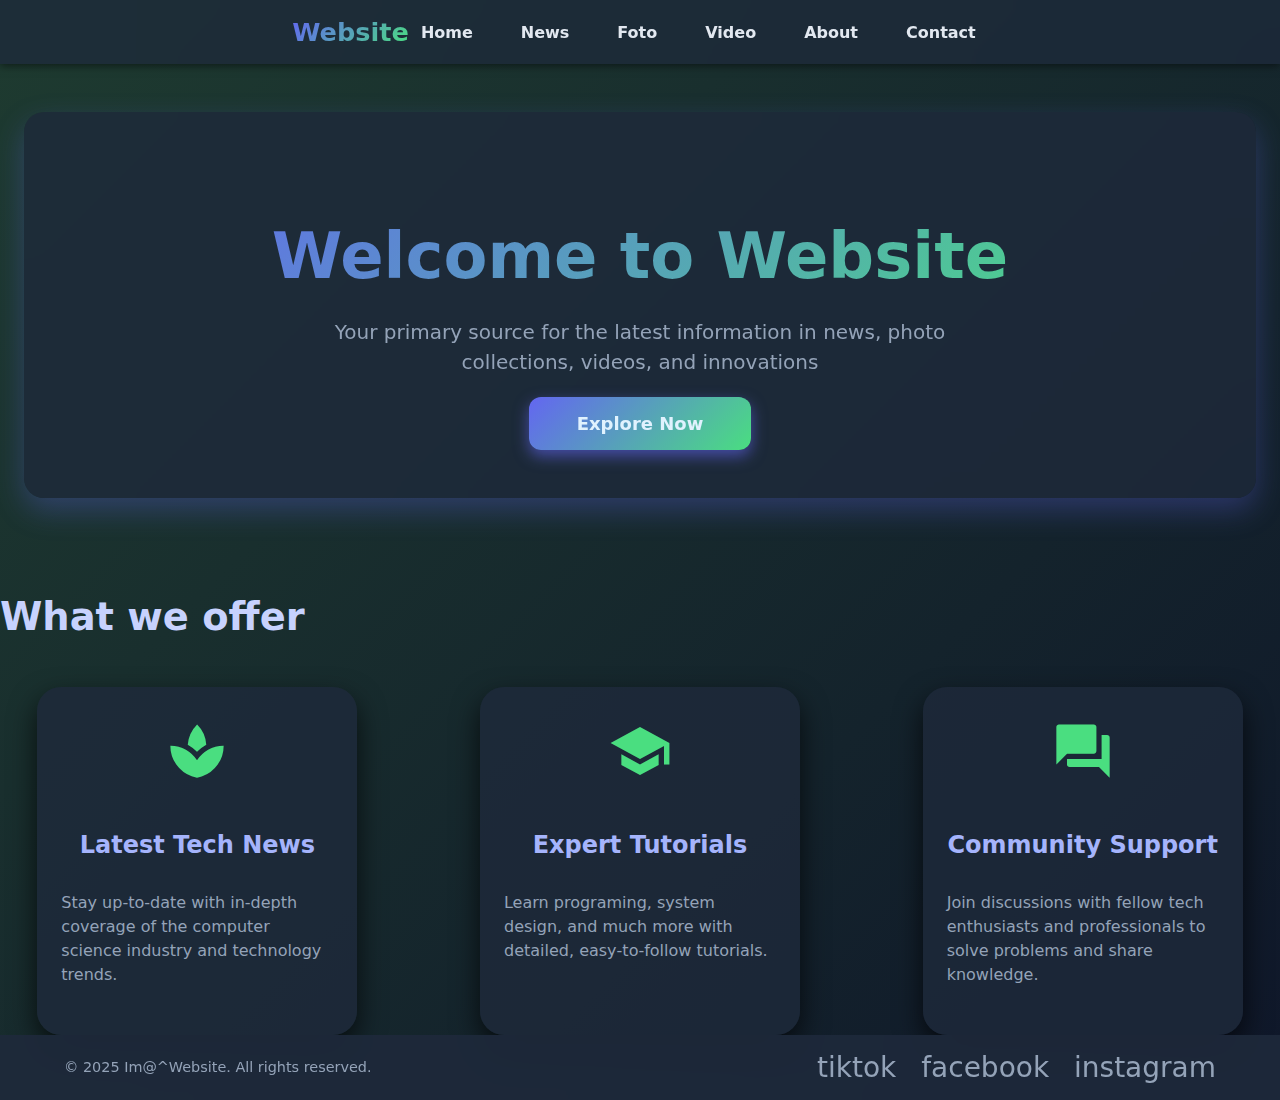
<file: index.html>
<!DOCTYPE html>
<html>
<head>
  <title>tiaraWebsite – Home</title>
  <link href="https://fonts.googleapis.com/icon?family=Material+Icons" rel="stylesheet" />
  <link rel="stylesheet" href="index.css" />
</head>
<body>
  <header role="banner" class="header">
    <div class="container header-container">
      <a href="index.html" class="brand" aria-label="I'm homepage">Website</a>
      <nav role="navigation" aria-label="Primary navigation" class="nav">
        <a href="index.html" class="nav-link" tabindex="0">Home</a>
        <a href="news.html" class="nav-link" tabindex="0">News</a>
        <a href="galerifoto.html" class="nav-link" tabindex="0">Foto</a>
        <a href="galerivideo.html" class="nav-link" tabindex="0">Video</a>
        <a href="profile.html" class="nav-link" tabindex="0">About</a>
        <a href="Contact.html" class="nav-link" tabindex="0">Contact</a>
      </nav>
    </div>
  </header>

  <main class="main-content">
    <section class="hero">
      <div class="container hero-content">
        <h1>Welcome to Website</h1>
        <p>Your primary source for the latest information in news, photo collections, videos, and innovations</p>
        <a href="#" class="btn-primary" role="button">Explore Now</a>
      </div>
    </section>

    <section class="features-container">
      <h2 class="section-title">What we offer</h2>
      <div class="features-grid">
        <article class="feature-card" tabindex="0">
          <span class="material-icons feature-icon" aria-hidden="true">newspaper</span>
          <h3>Latest Tech News</h3>
          <p>Stay up‑to‑date with in‑depth coverage of the computer science industry and technology trends.</p>
        </article>
        <article class="feature-card" tabindex="0">
          <span class="material-icons feature-icon" aria-hidden="true">school</span>
          <h3>Expert Tutorials</h3>
          <p>Learn programing, system design, and much more with detailed, easy‑to‑follow tutorials.</p>
        </article>
        <article class="feature-card" tabindex="0">
          <span class="material-icons feature-icon" aria-hidden="true">forum</span>
          <h3>Community Support</h3>
          <p>Join discussions with fellow tech enthusiasts and professionals to solve problems and share knowledge.</p>
        </article>
      </div>
    </section>
  </main>

  <footer class="footer" role="contentinfo">
    <div class="container footer-content">
      <p>&copy; 2025 Im@^Website. All rights reserved.</p>
      <nav aria-label="social media">
        <a href="https://www.tiktok.com/@zhrakrntii_?_t=ZS-8xKoMHKt6Km&_r=1" class="social-link" aria-label="Visit Ime Tiktok">
          <span class="material-icons-outlined">tiktok</span>
        </a>
        <a href="#" class="social-link" aria-label="Visit Ime Facebook">
          <span class="material-icons-outlined">facebook</span>
        </a>
        <a href="https://www.instagram.com/zhrakrntii?igsh=MWY1Y3R1NXNiMjM5aQ==" class="social-link" aria-label="Visit Ime Instagram">
          <span class="material-icons-outlined">instagram</span>
        </a>
      </nav>
    </div>
  </footer>
</body>
</html>
</file>
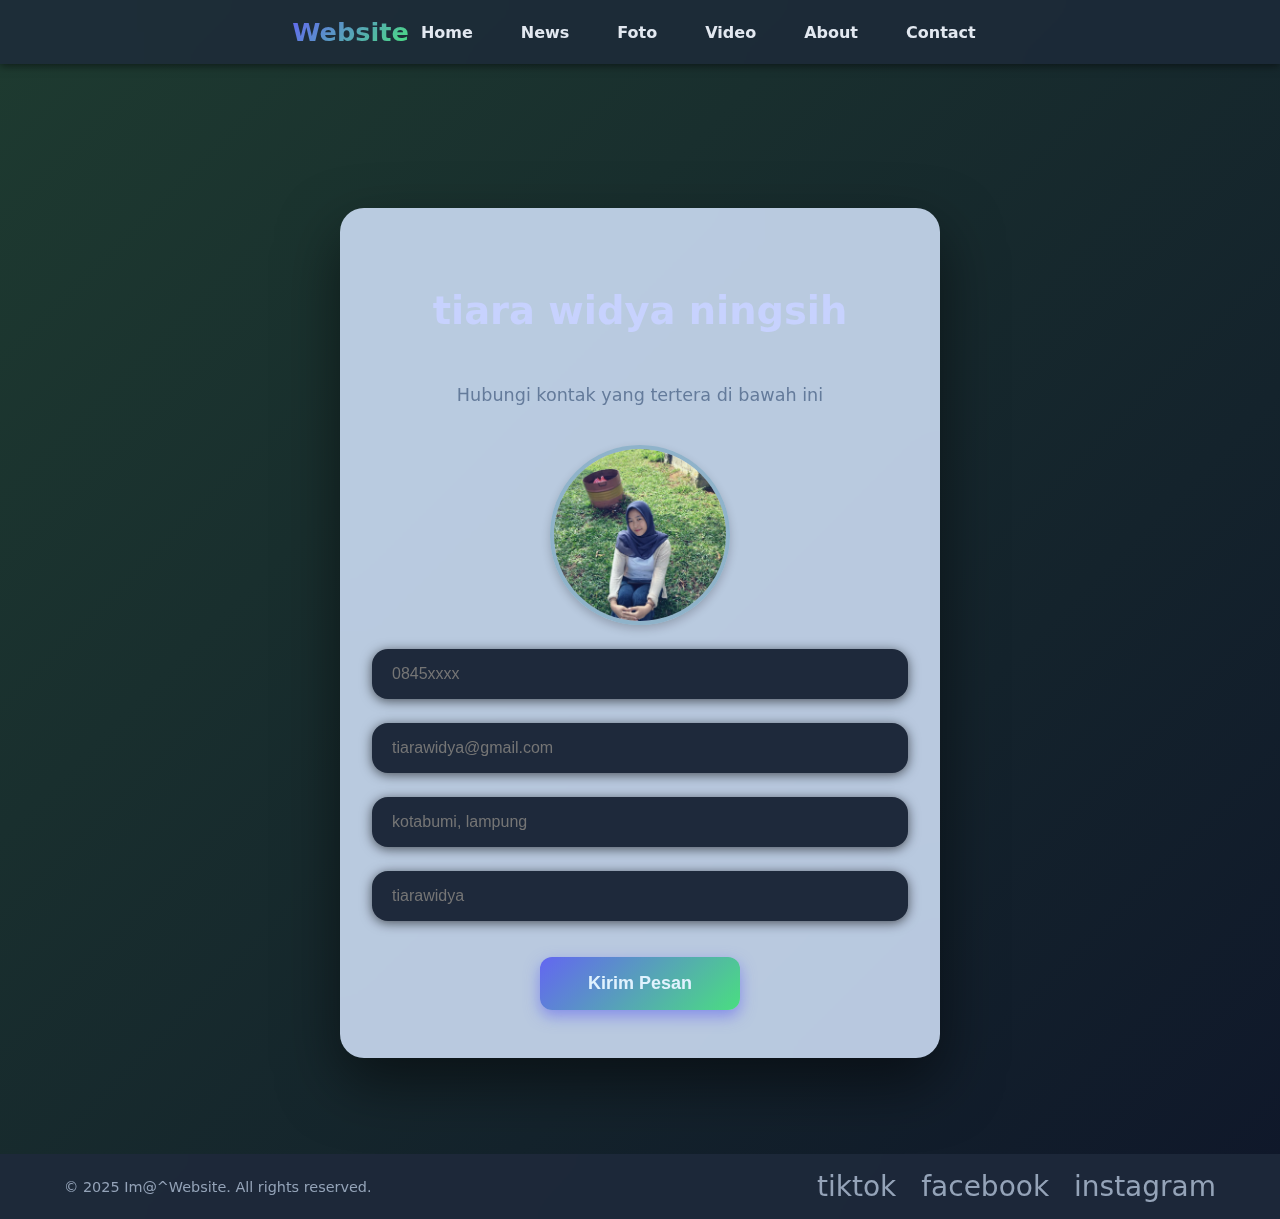
<file: contact.html>
<!DOCTYPE html>
<html >
<head>
  <title>ContactWebsite</title>
   <link rel="stylesheet" href="contact.css" />
   <link rel="stylesheet" href="index.css" />
</head>
<body>
  <header role="banner" class="header">
    <div class="container header-container">
      <a href="index.html" class="brand" aria-label="I'm homepage">Website</a>
      <nav role="navigation" class="nav" aria-label="Primary navigation">
        <a href="index.html" class="nav-link">Home</a>
        <a href="news.html" class="nav-link">News</a>
        <a href="galerifoto.html" class="nav-link">Foto</a>
        <a href="galervideo.html" class="nav-link">Video</a>
        <a href="profile.html" class="nav-link">About</a>
        <a href="Contact.html" class="nav-link">Contact</a>
      </nav>
    </div>
  </header>

 <main class="main-content">
    <section class="contact-section">
      <div class="contact-container">
        <h2 class="section-title">tiara widya ningsih</h2>
        <p class="contact-description">Hubungi kontak yang tertera di bawah ini</p>
        <div class="profile-photo-wrapper">
          <img src="fotoo.jpg" alt="Foto" class="profile-photo" />
        </div>
        <form class="contact-form" action="#" method="post">
          <input type="text" name="nomor_telepon" placeholder="0845xxxx" required />
          <input type="email" name="email" placeholder="tiarawidya@gmail.com" required />
          <input type="text" name="alamat" placeholder="kotabumi, lampung" required />
          <input type="url" name="sosial media" placeholder="tiarawidya" required />
          <button type="submit" class="btn-primary">Kirim Pesan</button>
        </form>
    </div>
  </section>
</main>

<footer class="footer" role="contentinfo">
    <div class="container footer-content">
      <p>&copy; 2025 Im@^Website. All rights reserved.</p>
      <nav aria-label="social media">
        <a href="" class="social-link" aria-label="Visit Ime Tiktok">
          <span class="material-icons-outlined">tiktok</span>
        </a>
        <a href="#" class="social-link" aria-label="Visit Ime Facebook">
          <span class="material-icons-outlined">facebook</span>
        </a>
        <a href="" class="social-link" aria-label="Visit Ime Instagram">
          <span class="material-icons-outlined">instagram</span>
        </a>
      </nav>
    </div>
  </footer>

</body>
</html>
</file>
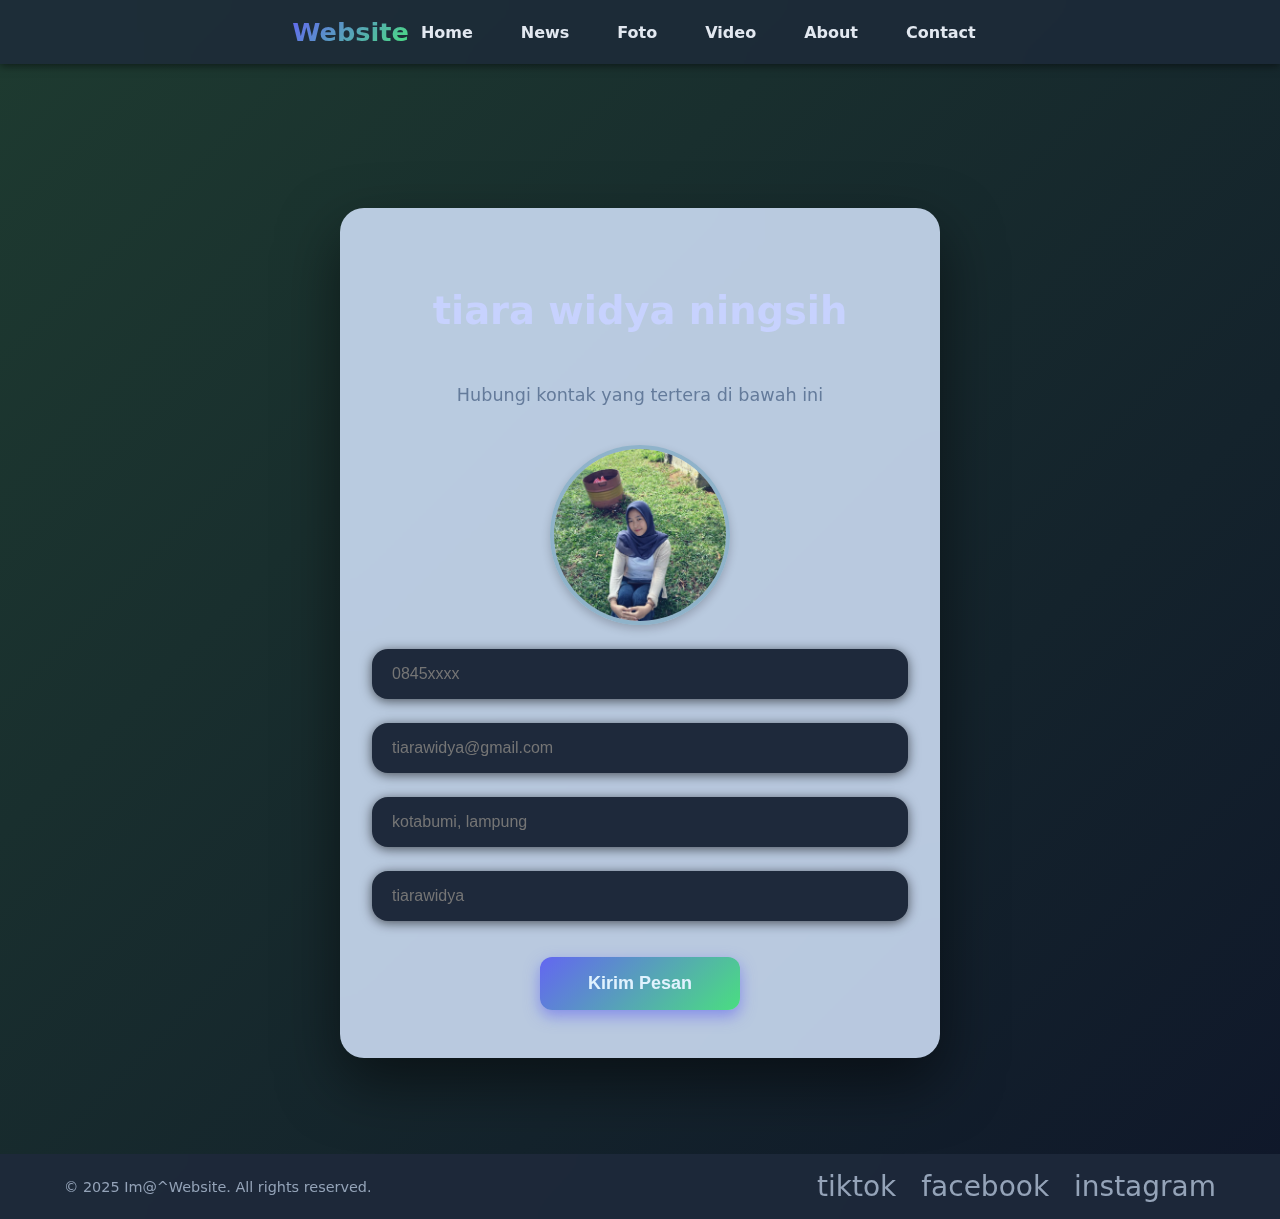
<file: Contact.html>
<!DOCTYPE html>
<html >
<head>
  <title>ContactWebsite</title>
   <link rel="stylesheet" href="contact.css" />
   <link rel="stylesheet" href="index.css" />
</head>
<body>
  <header role="banner" class="header">
    <div class="container header-container">
      <a href="index.html" class="brand" aria-label="I'm homepage">Website</a>
      <nav role="navigation" class="nav" aria-label="Primary navigation">
        <a href="index.html" class="nav-link">Home</a>
        <a href="news.html" class="nav-link">News</a>
        <a href="galerifoto.html" class="nav-link">Foto</a>
        <a href="galerivideo.html" class="nav-link">Video</a>
        <a href="profile.html" class="nav-link">About</a>
        <a href="Contact.html" class="nav-link">Contact</a>
      </nav>
    </div>
  </header>

 <main class="main-content">
    <section class="contact-section">
      <div class="contact-container">
        <h2 class="section-title">tiara widya ningsih</h2>
        <p class="contact-description">Hubungi kontak yang tertera di bawah ini</p>
        <div class="profile-photo-wrapper">
          <img src="fotoo.jpg" alt="Foto" class="profile-photo" />
        </div>
        <form class="contact-form" action="#" method="post">
          <input type="text" name="nomor_telepon" placeholder="0845xxxx" required />
          <input type="email" name="email" placeholder="tiarawidya@gmail.com" required />
          <input type="text" name="alamat" placeholder="kotabumi, lampung" required />
          <input type="url" name="sosial media" placeholder="tiarawidya" required />
          <button type="submit" class="btn-primary">Kirim Pesan</button>
        </form>
    </div>
  </section>
</main>

<footer class="footer" role="contentinfo">
    <div class="container footer-content">
      <p>&copy; 2025 Im@^Website. All rights reserved.</p>
      <nav aria-label="social media">
        <a href="" class="social-link" aria-label="Visit Ime Tiktok">
          <span class="material-icons-outlined">tiktok</span>
        </a>
        <a href="#" class="social-link" aria-label="Visit Ime Facebook">
          <span class="material-icons-outlined">facebook</span>
        </a>
        <a href="" class="social-link" aria-label="Visit Ime Instagram">
          <span class="material-icons-outlined">instagram</span>
        </a>
      </nav>
    </div>
  </footer>

</body>
</html>
</file>
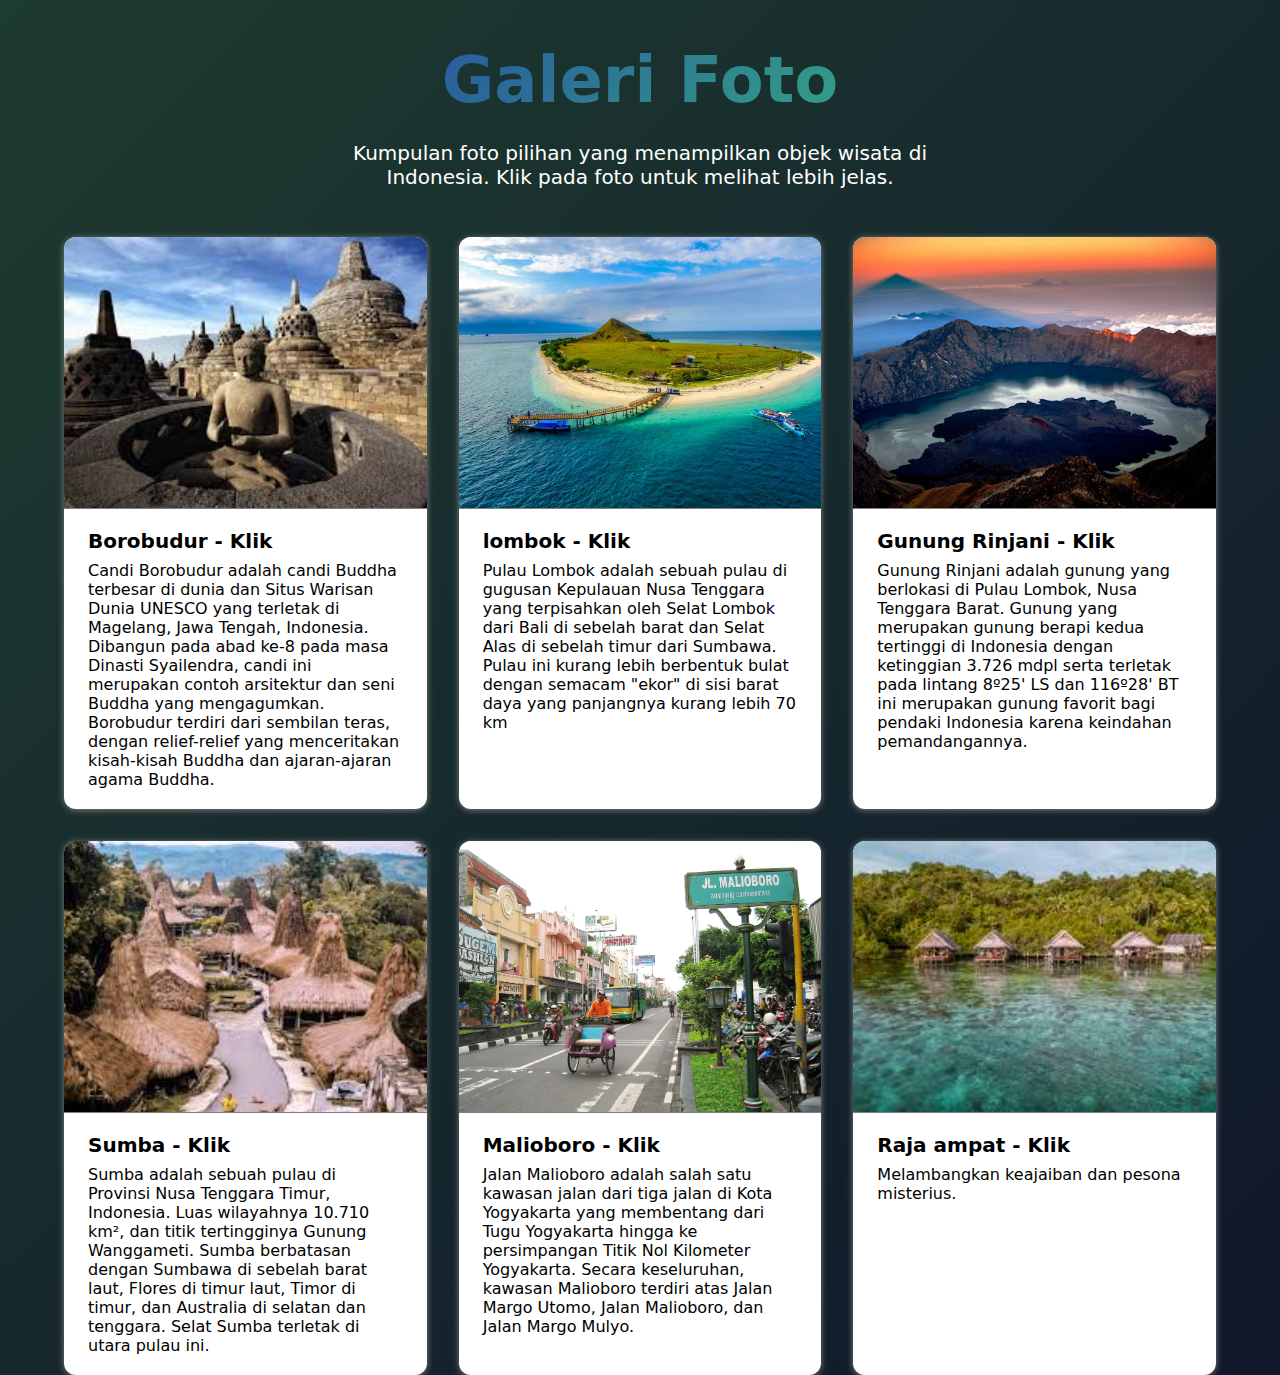
<file: galerifoto.html>
<!DOCTYPE html>
<html>
<head>
  <title>Galeri Foto</title>
  <link rel="stylesheet" type="text/css" href="galerifoto.css">
  <link rel="stylesheet" type="text/css" href="index.css">
</head>
<body>
  <main class="container" role="main" aria-label="Galeri Foto">
    <h1>Galeri Foto</h1>
    <p class="description">Kumpulan foto pilihan yang menampilkan objek wisata di Indonesia. Klik pada foto untuk melihat lebih jelas.</p>
    
    <section class="gallery-grid">
      <article class="card tabindex="0">
        <img src="Borobudur.jpg" alt="Borobudur" loading="lazy">
        <div class="card-body">
          <h2 class="card-title">
            Borobudur - 
            <a href="https://travel.kompas.com/read/2021/05/26/100704127/5-fakta-menarik-candi-borobudur-candi-buddha-terbesar-di-dunia?page=all.jpg" target="_blank">Klik</a>
          </h2>
          <p class="card-desc">
            Candi Borobudur adalah candi Buddha terbesar di dunia dan Situs Warisan Dunia UNESCO yang terletak di Magelang, Jawa Tengah, Indonesia. Dibangun pada abad ke-8 pada masa Dinasti Syailendra, candi ini merupakan contoh arsitektur dan seni Buddha yang mengagumkan. Borobudur terdiri dari sembilan teras, dengan relief-relief yang menceritakan kisah-kisah Buddha dan ajaran-ajaran agama Buddha. 
          </p>
        </div>
      </article>

      <article class="card">
        <img src="Lombok.jpg" alt="Lombok" loading="lazy">
        <div class="card-body">
          <h2 class="card-title">
            lombok - 
            <a href="https://www.kayak.co.id/rute-penerbangan/Indonesia-ID0/Pulau-Lombok-zzYOB" target="_blank">Klik</a>
          </h2>
          <p class="card-desc">Pulau Lombok adalah sebuah pulau di gugusan Kepulauan Nusa Tenggara yang terpisahkan oleh Selat Lombok dari Bali di sebelah barat dan Selat Alas di sebelah timur dari Sumbawa. Pulau ini kurang lebih berbentuk bulat dengan semacam "ekor" di sisi barat daya yang panjangnya kurang lebih 70 km</p>
        </div>
      </article>

      <article class="card">
        <img src="Gunung Rinjani.jpg" alt="Gunung Rinjani " loading="lazy">
        <div class="card-body">
          <h2 class="card-title">
            Gunung Rinjani  - 
            <a href="https://www.trekkingrinjani.com/mendakigunungrinjani/gambar-puncak-gunung-rinjani.htm">Klik</a></h2>
          <p class="card-desc">Gunung Rinjani adalah gunung yang berlokasi di Pulau Lombok, Nusa Tenggara Barat. Gunung yang merupakan gunung berapi kedua tertinggi di Indonesia dengan ketinggian 3.726 mdpl serta terletak pada lintang 8º25' LS dan 116º28' BT ini merupakan gunung favorit bagi pendaki Indonesia karena keindahan pemandangannya.</p>
        </div>
      </article>

      <article class="card">
        <img src="Sumba.jpg" alt="Sumba" loading="lazy">
        <div class="card-body">
          <h2 class="card-title">
            Sumba -
             <a href="https://pandooin.com/id/article/exploring-sumba-island-private-or-open-trip">Klik</a></h2>
          <p class="card-desc">Sumba adalah sebuah pulau di Provinsi Nusa Tenggara Timur, Indonesia. Luas wilayahnya 10.710 km², dan titik tertingginya Gunung Wanggameti. Sumba berbatasan dengan Sumbawa di sebelah barat laut, Flores di timur laut, Timor di timur, dan Australia di selatan dan tenggara. Selat Sumba terletak di utara pulau ini. </p>
        </div>
      </article>

      <article class="card">
        <img src="Malioboro.jpg" alt="Malioboro" loading="lazy">
        <div class="card-body">
          <h2 class="card-title">
            Malioboro - 
            <a href="https://id.wikipedia.org/wiki/Jalan_Malioboro">Klik</a></h2>
          <p class="card-desc">Jalan Malioboro adalah salah satu kawasan jalan dari tiga jalan di Kota Yogyakarta yang membentang dari Tugu Yogyakarta hingga ke persimpangan Titik Nol Kilometer Yogyakarta. Secara keseluruhan, kawasan Malioboro terdiri atas Jalan Margo Utomo, Jalan Malioboro, dan Jalan Margo Mulyo.</p>
        </div>
      </article>

      <article class="card">
        <img src="Raja ampat.jpg" alt="Raja ampat" loading="lazy">
        <div class="card-body">
          <h2 class="card-title">
            Raja ampat -
             <a href="https://www-magnificentworld-com.translate.goog/raja-ampat-travel-guide-diving-snorkeling-wildlife-budget-tips/?_x_tr_sl=en&_x_tr_tl=id&_x_tr_hl=id&_x_tr_pto=imgs">Klik</a></h2>
          <p class="card-desc">Melambangkan keajaiban dan pesona misterius.</p>
        </div>
      </article>
    </section>
  </main>
</body>
</html>
</file>
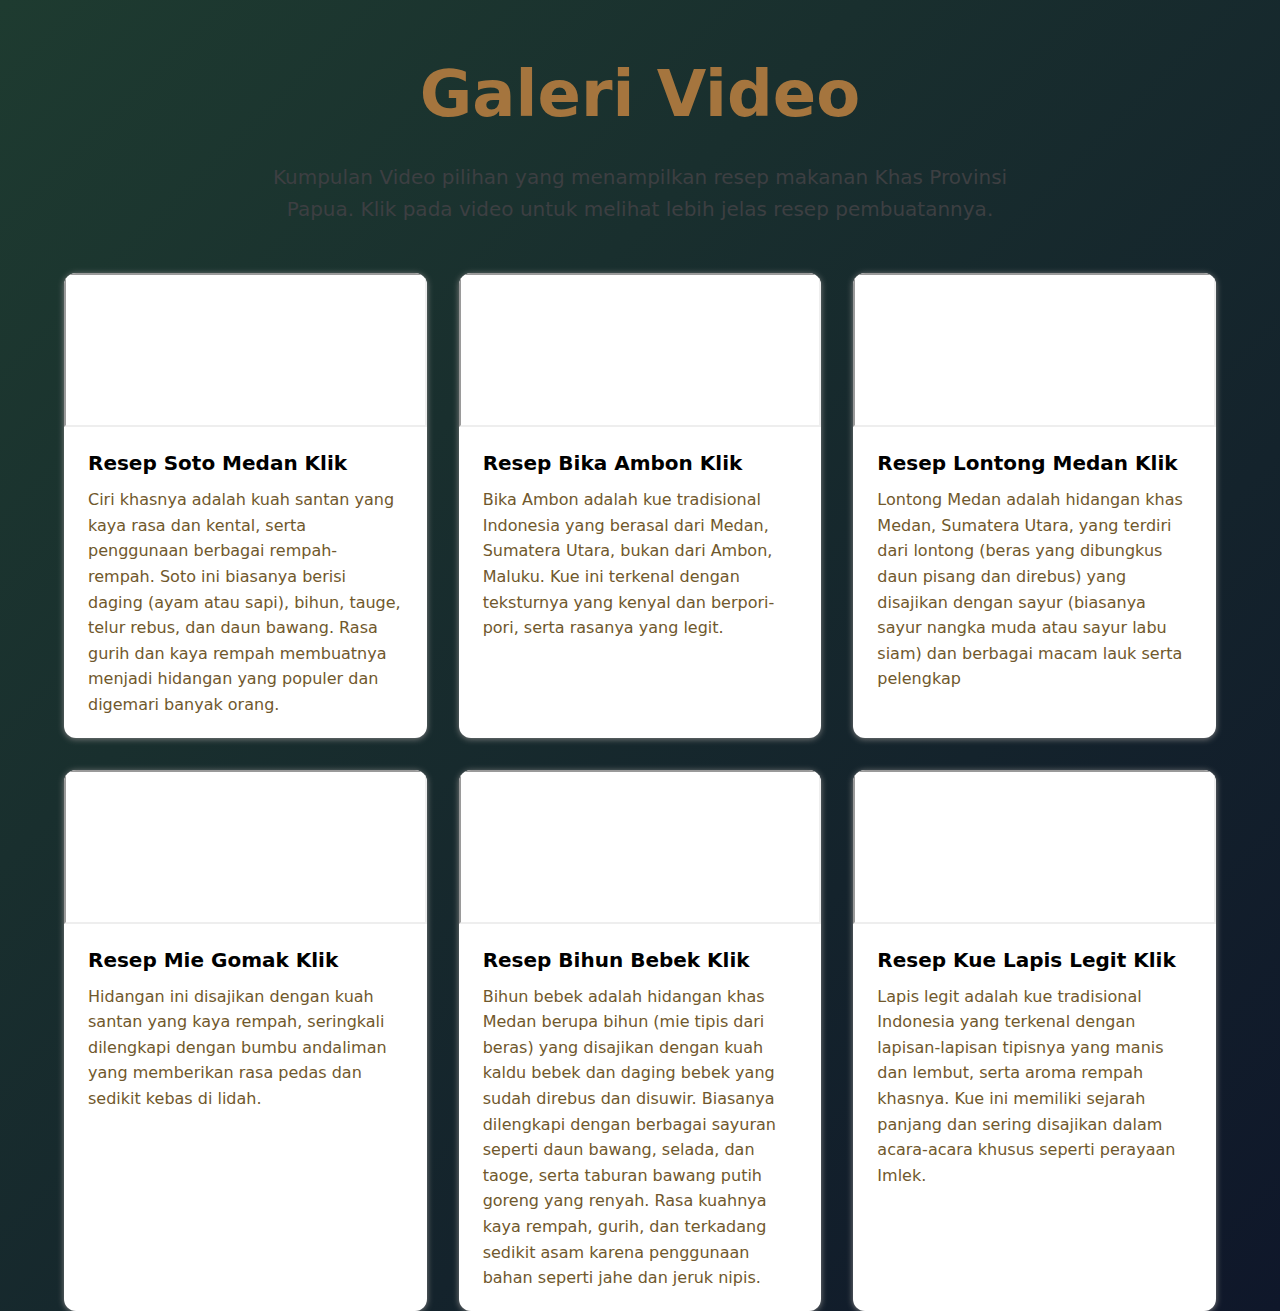
<file: galerivideo.html>
<!DOCTYPE html>
<html>
<head>
  <title>Galeri Video </title>
  <link rel="stylesheet" type="text/css" href="galerivideo.css"/>
  <link rel="stylesheet" type="text/css" href="index.css"/>
</head>
<body>
  <main class="container" role="main" aria-label="Galeri Video">
    <h1>Galeri Video </h1>
    <p class="description">Kumpulan Video pilihan yang menampilkan resep makanan Khas Provinsi Papua. Klik pada video untuk melihat lebih jelas resep pembuatannya.</p>

    <section class="gallery-grid">

      <article class="card" tabindex="0" aria-label="Soto Medan">
        <iframe src="https://www.youtube.com/embed/9x5UEj3o9H0" loading="lazy"></iframe> 
        <div class="card-body">
          <h2 class="card-title">Resep Soto Medan <a href="https://www.youtube.com/embed/9x5UEj3o9H0">Klik</a></h2>
          <p class="card-desc">Ciri khasnya adalah kuah santan yang kaya rasa dan kental, serta penggunaan berbagai rempah-rempah. Soto ini biasanya berisi daging (ayam atau sapi), bihun, tauge, telur rebus, dan daun bawang. Rasa gurih dan kaya rempah membuatnya menjadi hidangan yang populer dan digemari banyak orang. </p>
        </div>
      </article>

      <article class="card" tabindex="0" aria-label="Bika Ambon">
       <iframe src="https://www.youtube.com/embed/Sn5oqFBoiEw" loading="lazy"></iframe> 
        <div class="card-body">
          <h2 class="card-title">Resep Bika Ambon <a href="https://www.youtube.com/embed/Sn5oqFBoiEw">Klik</a></h2>
          <p class="card-desc">Bika Ambon adalah kue tradisional Indonesia yang berasal dari Medan, Sumatera Utara, bukan dari Ambon, Maluku. Kue ini terkenal dengan teksturnya yang kenyal dan berpori-pori, serta rasanya yang legit.  </p>
        </div>
      </article>

      <article class="card" tabindex="0" aria-label="Lontong Medan">
        <iframe src="https://www.youtube.com/embed/RZ06gSgm8UI" loading="lazy"></iframe>
        <div class="card-body">
          <h2 class="card-title"> Resep Lontong Medan <a href="https://www.youtube.com/embed/RZ06gSgm8UI">Klik</a></h2>
          <p class="card-desc"> Lontong Medan adalah hidangan khas Medan, Sumatera Utara, yang terdiri dari lontong (beras yang dibungkus daun pisang dan direbus) yang disajikan dengan sayur (biasanya sayur nangka muda atau sayur labu siam) dan berbagai macam lauk serta pelengkap </p>
        </div>
      </article>

      <article class="card" tabindex="0" aria-label="Mie Gomak">
        <iframe src="https://www.youtube.com/embed/GJ63sht_NLM" loading="lazy"></iframe>
        <div class="card-body">
          <h2 class="card-title"> Resep Mie Gomak <a href="https://www.youtube.com/embed/GJ63sht_NLM"> Klik</a></h2>
          <p class="card-desc"> Hidangan ini disajikan dengan kuah santan yang kaya rempah, seringkali dilengkapi dengan bumbu andaliman yang memberikan rasa pedas dan sedikit kebas di lidah. </p>
        </div>
      </article>

      <article class="card" tabindex="0" aria-label="Bihun Bebek">
        <iframe src="https://www.youtube.com/embed/WRS5GVtu2ic"loading="lazy"></iframe>
        <div class="card-body">
          <h2 class="card-title"> Resep Bihun Bebek <a href="https://www.youtube.com/embed/WRS5GVtu2ic"> Klik</a></h2>
          <p class="card-desc">Bihun bebek adalah hidangan khas Medan berupa bihun (mie tipis dari beras) yang disajikan dengan kuah kaldu bebek dan daging bebek yang sudah direbus dan disuwir. Biasanya dilengkapi dengan berbagai sayuran seperti daun bawang, selada, dan taoge, serta taburan bawang putih goreng yang renyah. Rasa kuahnya kaya rempah, gurih, dan terkadang sedikit asam karena penggunaan bahan seperti jahe dan jeruk nipis.  </p>
        </div>
      </article>

      <article class="card" tabindex="0" aria-label="Kue Lapis Legit">
        <iframe src="https://www.youtube.com/embed/fBvRwF_iB0U" loading="lazy"></iframe>
        <div class="card-body">
          <h2 class="card-title">Resep Kue Lapis Legit <a href="https://www.youtube.com/embed/fBvRwF_iB0U">Klik</a></h2>
          <p class="card-desc">Lapis legit adalah kue tradisional Indonesia yang terkenal dengan lapisan-lapisan tipisnya yang manis dan lembut, serta aroma rempah khasnya. Kue ini memiliki sejarah panjang dan sering disajikan dalam acara-acara khusus seperti perayaan Imlek.  </p>
        </div>
      </article>

    </section>
  </main>
</body>
</file>
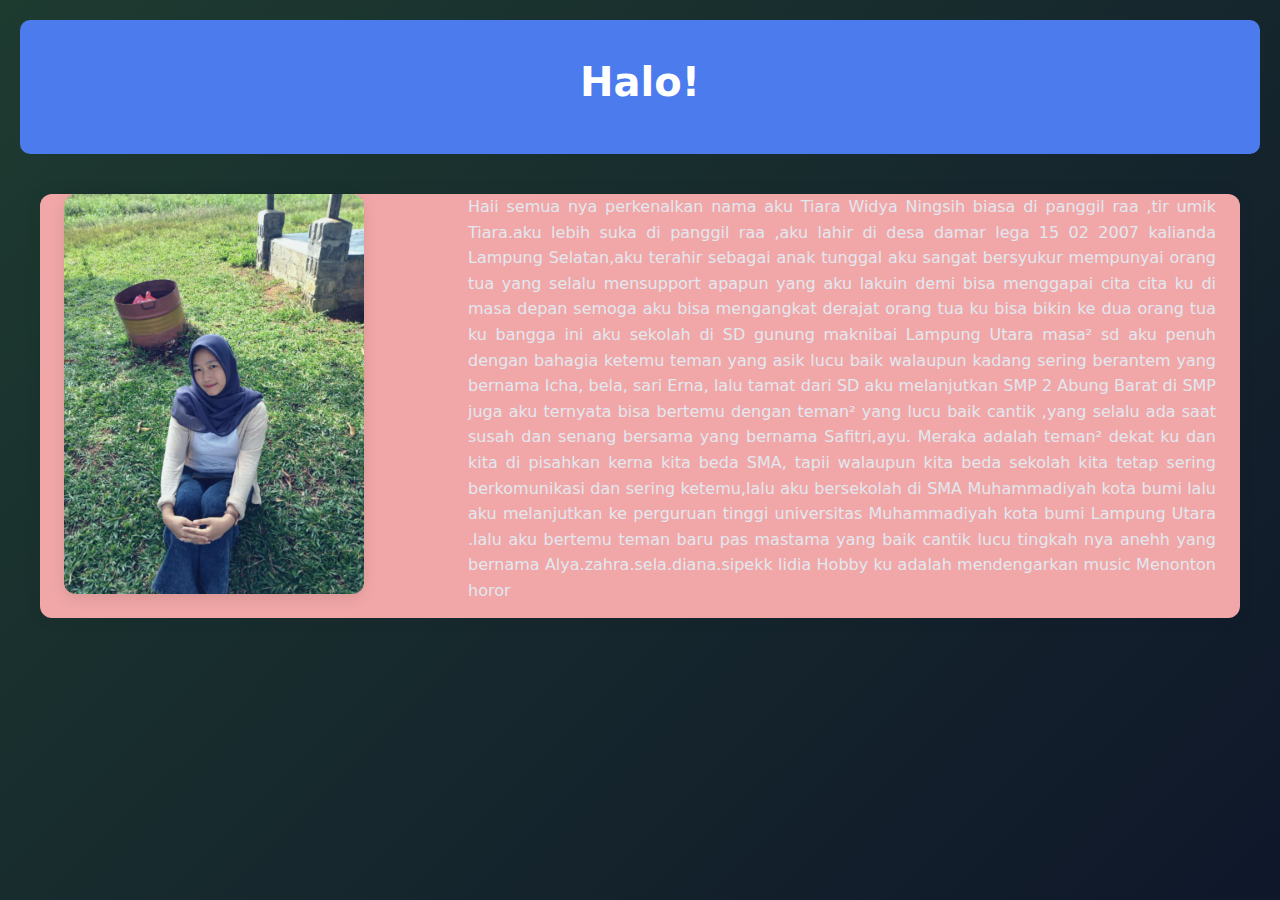
<file: profile.html>
<!DOCTYPE html>
<html lang="id">
<head>
  <meta charset="UTF-8" />
  <meta name="viewport" content="width=device-width, initial-scale=1.0" />
  <title>Tentang Diriku</title>
  <link rel="stylesheet" href="profile.css" />
   <link rel="stylesheet" href="index.css" />
</head>
<body>

  <header>
    <h1>Halo!</h1>
  </header>

  <main class="container">
    <div class="gambar">
      <img src="fotoo.jpg" alt="Foto " />
    </div>

    <div class="deskripsi">
      <p>Haii  semua nya perkenalkan  nama aku Tiara Widya Ningsih biasa di panggil raa ,tir umik Tiara.aku lebih suka di panggil raa ,aku lahir  di  desa damar lega 15 02 2007 kalianda Lampung Selatan,aku terahir sebagai anak tunggal  aku sangat bersyukur mempunyai orang tua  yang selalu mensupport apapun yang aku lakuin demi bisa menggapai cita cita ku  di masa depan semoga aku bisa mengangkat derajat orang tua ku bisa bikin ke dua orang tua ku bangga  ini aku sekolah di SD gunung maknibai Lampung Utara masa² sd aku penuh dengan bahagia ketemu teman yang asik lucu baik walaupun kadang sering berantem yang bernama Icha, bela, sari Erna,  lalu tamat dari SD aku melanjutkan SMP  2 Abung Barat di SMP juga aku ternyata bisa bertemu dengan teman² yang lucu baik cantik ,yang selalu ada saat susah dan senang bersama yang bernama Safitri,ayu. Meraka adalah teman² dekat ku dan kita di pisahkan kerna kita beda SMA, tapii walaupun kita beda sekolah kita tetap sering  berkomunikasi dan sering ketemu,lalu aku bersekolah di SMA Muhammadiyah kota bumi lalu aku melanjutkan ke perguruan tinggi universitas Muhammadiyah kota bumi Lampung Utara .lalu  aku bertemu teman baru pas mastama yang baik cantik lucu  tingkah nya anehh yang bernama Alya.zahra.sela.diana.sipekk lidia
Hobby ku adalah mendengarkan music
Menonton horor</p>
</file>
<file: galerivideo.css>
* {
  box-sizing: border-box;
}

body {
  margin: 0;
  font-family: 'Trebuchet MS', 'Lucida Sans Unicode', 'Lucida Grande', 'Lucida Sans', Arial, sans-serif;
  background-color: #ddd09598;
  color: #6b7280;
  font-size: 18px;
  line-height: 1.6;
  -webkit-font-smoothing: antialiased;
  -moz-osx-font-smoothing: grayscale;
  -webkit-text-size-adjust: 100%;
}

.container {
  max-width: 1200px;
  margin: auto;
  padding: 4rem 1.5rem;
}

h1 {
  font-weight: 600;
  font-size: 4rem;
  color: #a5753e;
  margin-bottom: 1rem;
  user-select: none;
  text-align: center;
}

p.description {
  max-width: 800px;
  margin: 0 auto 3rem auto;
  color: #3d3f42;
  font-size: 1.25rem;
  text-align: center;
  user-select: none;
}

.gallery-grid {
  display: grid;
  gap: 2rem;
  grid-template-columns: repeat(auto-fit, minmax(280px, 1fr));
}

.card {
  background: #ffffff;
  border-radius: 0.75rem;
  box-shadow: 0 1px 6px gray;
  overflow: hidden;
  display: flex;
  flex-direction: column;
  transition: box-shadow 0.3s cubic-bezier(0.165, 0.84, 0.44, 1);
  cursor: pointer;
}

.card:hover,
.cars:focus-within {
  box-shadow: 0 8px 20px;
  outline: none;
}

.card img {
  width: 100%;
  aspect-ratio: 6 / 3;
  object-fit: cover;
  display: block;
  border-bottom: 1px solid grey;
  user-select: none;
  transform: transform 0.3s ease;
}

.cars:hover img,
.card:focus-within img {
  transform: scale(1.05);
}

.card-body {
  padding: 1.25rem 1.5rem;
  flex-direction: 1;
  justify-content: center;
}

.card-title {
  font-weight: 600;
  font-size: 1.25rem;
  color: black;
  margin: 0 0 0.5rem 0;
  user-select: none;
}

.card-desc {
  font-size: 1rem;
  color: rgb(112, 88, 44);
  margin: 0;
  user-select: none;
}
</file>
<file: index.css>
/* Reset and base */
*,
*::before,
*::after {
  box-sizing: border-box;
}

body {
  margin: 0;
  font-family: 'Inter', system-ui, sans-serif;
  background: linear-gradient(135deg, #1e3b30 0%, #0f172a 100%);
  color: #e2e8f0;
  min-height: 100vh;
  display: flex;
  flex-direction: column;
}

a {
  color: inherit;
  text-decoration: none;
}

a:focus-visible {
  outline: 2px solid #a5b4fc;
  outline-offset: 2px;
}

.container {
  max-width: 1200px;
  margin-left: auto;
  margin-right: auto;
  padding: 0 24px;
}

/* Scrollbar */
::-webkit-scrollbar {
  width: 8px;
}
::-webkit-scrollbar-track {
  background: #0f172a;
}
::-webkit-scrollbar-thumb {
  background: #6366f1;
  border-radius: 4px;
}

/* Header */
.header {
  position: sticky;
  top: 0;
  height: 64px;
  backdrop-filter: blur(16px);
  background: rgba(30,41,59, 0.75);
  box-shadow: 0 2px 8px rgba(0,0,0,0.5);
  display: flex;
  align-items: center;
  z-index: 1000;
}

.header-container {
  display: flex;
  justify-content: space-between;
  align-items: center;
}

.brand {
  font-weight: 900;
  font-size: clamp(1.5rem, 2vw, 2rem);
  background: linear-gradient(135deg, #6366f1 0%, #4ade80 100%);
  -webkit-background-clip: text;
  -webkit-text-fill-color: transparent;
  user-select: none;
}

.nav {
  display: flex;
  gap: 24px;
}
.nav-link {
  font-weight: 600;
  font-size: 1rem;
  padding: 8px 12px;
  border-radius: 8px;
  color: #e2e8f0;
  transition: background  0.3s ease;
}

.nav-link:hover,
.nav-link:focus-visible {
  background: rgba(99,102,241,0.3);
}

/* Main content */
.main-content {
  flex: 1;
  display: flex;
  flex-direction: column;
  padding-top: 48px;
}

.hero {
  background: rgba(30,41,59, 0.8);
  backdrop-filter: blur(10px);
  border-radius: 20px;
  margin: 0 24px 64px;
  padding: 64px 32px;
  text-align: center;
  box-shadow: 0 12px 30px rgba(99,102,241,0.3);
}

.hero-content h1 {
  font-size: clamp(2.5rem, 5vw, 4rem);
  font-weight: 900;
  margin-bottom: 24px;
  background: linear-gradient(135deg, #6366f1 0%, #4ade80 100%);
  -webkit-background-clip: text;
  -webkit-text-fill-color: transparent;
  user-select: none;
}
.hero-content p {
  font-size: clamp(1.1rem, 2vw, 1.25rem);
  margin-bottom: 36px;
  color: #94a3b8;
  max-width: 700px;
  margin-left: auto;
  margin-right: auto;
  line-height: 1.5;
}

/* Button */
.btn-primary {
  padding: 16px 48px;
  border-radius: 12px;
  font-weight: 700;
  border: none;
  cursor: pointer;
  font-size: clamp(1rem, 2vw, 1.125rem);
  color: #e0f2fe;
  background: linear-gradient(135deg, #6366f1 0%, #4ade80 100%);
  box-shadow: 0 6px 15px rgba(99,102,241,0.6);
  transition: background 0.3s ease, box-shadow 0.3s ease, transform 0.2s ease;
}

.btn-primary:hover,
.btn-primary:focus-visible {
  background: linear-gradient(135deg, #4ade80 0%, #6366f1 100%);
  box-shadow: 0 9px 25px rgba(99,102,241,0.9);
  outline: none;
  transform: translateY(-3px);
}

/* Features section */
.features {
  margin: 0 24px 96px;
  text-align: center;
}
.section-title {
  font-size: clamp(1.75rem, 3vw, 2.5rem);
  font-weight: 900;
  margin-bottom: 48px;
  user-select: none;
  color: #c7d2fe;
}

.features-grid {
  display: grid;
  grid-template-columns: repeat(auto-fit, minmax(280px, 1fr));
  gap: 48px;
  justify-items: center;
}

.feature-card {
  background: rgba(30,41,59, 0.8);
  border-radius: 24px;
  padding: 32px 24px;
  box-shadow: 0 12px 28px rgba(0,0,0,0.7);
  max-width: 320px;
  transition: box-shadow 0.3s ease, transform 0.25s ease;
  cursor: default;
  display: flex;
  flex-direction: column;
  align-items: center;
}
.feature-card:hover,
.feature-card:focus-visible {
  box-shadow: 0 20px 50px rgba(99,102,241,0.7);
  outline: none;
  transform: translateY(-6px);
}

.feature-icon {
  font-size: 64px;
  color: #4ade80;
  margin-bottom: 24px;
  user-select: none;
}
.feature-card h3 {
  font-size: 1.5rem;
  font-weight: 700;
  margin-bottom: 16px;
  color: #a5b4fc;
  user-select: none;
}
.feature-card p {
  font-size: 1rem;
  color: #94a3b8;
  line-height: 1.5;
}

/* Footer */
.footer {
  background: rgba(30,41,59, 0.9);
  backdrop-filter: blur(16px);
  padding: 16px 24px;
  color: #94a3b8;
  font-size: 0.9rem;
  display: flex;
  justify-content: space-between;
  align-items: center;
  flex-wrap: wrap;
  user-select: none;
}
.footer-content {
  display: flex;
  justify-content: space-between;
  align-items: center;
  width: 100%;
  max-width: 1200px;
  margin: 0 auto;
  gap: 24px;
}
.footer p {
  margin: 0;
}

.social-link {
  color: #94a3b8;
  font-size: 28px;
  margin-left: 16px;
  transition: color 0.3s ease;
}
.social-link:hover,
.social-link:focus-visible {
  color: #6366f1;
  outline: none;
}
</file>
<file: contact.css>
* {
  box-sizing: border-box;
}

/* Reset and base */
*,
*::before,
*::after {
  box-sizing: border-box;
}

body {
  margin: 0;
  font-family: 'Inter', system-ui, sans-serif;
  background: linear-gradient(135deg, #1e293b 0%, #0f172a 100%);
  color: #e2e8f0;
  min-height: 100vh;
  display: flex;
  flex-direction: column;
}

a {
  color: inherit;
  text-decoration: none;
}

a:focus-visible {
  outline: 2px solid #a5b4fc;
  outline-offset: 2px;
}

.container {
  max-width: 1200px;
  margin-left: auto;
  margin-right: auto;
  padding: 0 24px;
}

/* Scrollbar */
::-webkit-scrollbar {
  width: 8px;
}
::-webkit-scrollbar-track {
  background: #0f172a;
}
::-webkit-scrollbar-thumb {
  background: #6366f1;
  border-radius: 4px;
}

/* Header */
.header {
  position: sticky;
  top: 0;
  height: 64px;
  backdrop-filter: blur(16px);
  background: rgba(30,41,59, 0.75);
  box-shadow: 0 2px 8px rgba(0,0,0,0.5);
  display: flex;
  align-items: center;
  z-index: 1000;
}

.header-container {
  display: flex;
  justify-content: space-between;
  align-items: center;
}

.brand {
  font-weight: 900;
  font-size: clamp(1.5rem, 2vw, 2rem);
  background: linear-gradient(135deg, #6366f1 0%, #4ade80 100%);
  -webkit-background-clip: text;
  -webkit-text-fill-color: transparent;
  user-select: none;
}

.nav {
  display: flex;
  gap: 24px;
}
.nav-link {
  font-weight: 600;
  font-size: 1rem;
  padding: 8px 12px;
  border-radius: 8px;
  color: #e2e8f0;
  transition: background  0.3s ease;
}

.nav-link:hover,
.nav-link:focus-visible {
  background: rgba(99,102,241,0.3);
}

.contact-section {
  padding: 96px 24px;
  display: flex;
  justify-content: center;
}

.contact-container {
  background: rgba(214, 230, 255, 0.85);
  backdrop-filter: blur(16px);
  padding: 48px 32px;
  border-radius: 24px;
  box-shadow: 0 25px 60px rgba(0, 0, 0, 0.5);
  max-width: 600px;
  width: 100%;
  text-align: center;
}

.contact-description {
  color: #647b9b;
  font-size: 1.1rem;
  margin-bottom: 36px;
  max-width: 500px;
  margin-inline: auto;
  line-height: 1.6;
}

.profile-photo-wrapper {
  display: flex;
  justify-content: center;
  align-items: center;
  margin-bottom: 1.5em;
}

.profile-photo {
  width: 180px;
  height: 180px;
  border-radius: 50%;
  object-fit: cover;
  border: 4px solid #8fb3ca;
  box-shadow: 0 4px 10px rgba(0, 0, 0, 0.2);
}

.contact-form {
  display: flex;
  flex-direction: column;
  gap: 24px;
  margin-top: 24px;
}

.contact-form input,
.contact-form textarea {
  padding: 16px 20px;
  border-radius: 16px;
  border: none;
  font-size: 1rem;
  background: #1e293b;
  color: #b3bbc5;
  box-shadow: 0 2px 12px rgba(0, 0, 0, 0.6);
  transition: background 0.3s, box-shadow 0.3s;
}

.contact-form input:focus,
.contact-form textarea:focus {
  outline: 2px solid #6366f1;
  background: #0f172a;
}

.contact-form button {
  align-self: center;
  margin-top: 12px;
}

/* Footer */
.footer {
  background: rgba(30,41,59, 0.9);
  backdrop-filter: blur(16px);
  padding: 16px 24px;
  color: #94a3b8;
  font-size: 0.9rem;
  display: flex;
  justify-content: space-between;
  align-items: center;
  flex-wrap: wrap;
  user-select: none;
}
.footer-content {
  display: flex;
  justify-content: space-between;
  align-items: center;
  width: 100%;
  max-width: 1200px;
  margin: 0 auto;
  gap: 24px;
}
.footer p {
  margin: 0;
}

.social-link {
  color: #94a3b8;
  font-size: 28px;
  margin-left: 16px;
  transition: color 0.3s ease;
}
.social-link:hover,
.social-link:focus-visible {
  color: #6366f1;
  outline: none;
}
</file>
<file: galerifoto.css>
* {
  box-sizing: border-box;
}

/* Reset and base */
*,
*::before,
*::after {
  box-sizing: border-box;
}

body {
  margin: 0;
  font-family: 'Inter', system-ui, sans-serif;
  background: linear-gradient(135deg, #1e293b 0%, #0f172a 100%);
  color: #e2e8f0;
  min-height: 100vh;
  display: flex;
  flex-direction: column;
}

a {
  color: inherit;
  text-decoration: none;
}

a:focus-visible {
  outline: 2px solid #a5b4fc;
  outline-offset: 2px;
}

.container {
  max-width: 1200px;
  margin-left: auto;
  margin-right: auto;
  padding: 0 24px;
}

/* Scrollbar */
::-webkit-scrollbar {
  width: 8px;
}
::-webkit-scrollbar-track {
  background: #0f172a;
}
::-webkit-scrollbar-thumb {
  background: #6366f1;
  border-radius: 4px;
}

/* Header */
.header {
  position: sticky;
  top: 0;
  height: 64px;
  backdrop-filter: blur(16px);
  background: rgba(30,41,59, 0.75);
  box-shadow: 0 2px 8px rgba(0,0,0,0.5);
  display: flex;
  align-items: center;
  z-index: 1000;
}

.header-container {
  display: flex;
  justify-content: space-between;
  align-items: center;
}

.brand {
  font-weight: 900;
  font-size: clamp(1.5rem, 2vw, 2rem);
  background: linear-gradient(135deg, #6366f1 0%, #4ade80 100%);
  -webkit-background-clip: text;
  -webkit-text-fill-color: transparent;
  user-select: none;
}

.nav {
  display: flex;
  gap: 24px;
}
.nav-link {
  font-weight: 600;
  font-size: 1rem;
  padding: 8px 12px;
  border-radius: 8px;
  color: #e2e8f0;
  transition: background  0.3s ease;
}

.nav-link:hover,
.nav-link:focus-visible {
  background: rgba(99,102,241,0.3);
}


.container {
  max-width: 1200px;
  margin: auto;
  padding: 4rem 1.5rem;
}

h1 {
  margin-bottom: 24px;
  background: linear-gradient(135deg, #2225b1 0%, #3bd473 100%);
  background-clip: text;
  -webkit-text-fill-color: transparent;
  font-weight: 700;
  font-size: 4rem;
  user-select: none;
  text-align: center;
}

p.description {
  max-width: 600px;
  margin: 0 auto 3rem auto;
  color: #ffffff;
  font-size: 1.25rem;
  text-align: center;
  user-select: none;
}

.gallery-grid {
  display: grid;
  gap: 2rem;
  grid-template-columns: repeat(auto-fit, minmax(280px, 1fr));
}

.card {
  background: #ffffff;
  border-radius: 0.75rem;
  box-shadow: 0 1px 6px gray;
  overflow: hidden;
  display: flex;
  flex-direction: column;
  transition: box-shadow 0.3s cubic-bezier(0.165, 0.84, 0.44, 1);
  cursor: pointer;
}

.card:hover,
.cars:focus-within {
  box-shadow: 0 8px 20px;
  outline: none;
}

.card img {
  width: 100%;
  aspect-ratio: 4 / 3;
  object-fit: cover;
  display: block;
  border-bottom: 1px solid grey;
  user-select: none;
  transform: transform 0.3s ease;
}

.cars:hover img,
.card:focus-within img {
  transform: scale(1.05);
}

.card-body {
  padding: 1.25rem 1.5rem;
  flex-direction: 1;
  justify-content: center;
}

.card-title {
  font-weight: 600;
  font-size: 1.25rem;
  color: black;
  margin: 0 0 0.5rem 0;
  user-select: none;
}

.card-desc {
  font-size: 1rem;
  color: black;
  margin: 0;
  user-select: none;
}

/* Footer */
.footer {
  background: rgba(30,41,59, 0.9);
  backdrop-filter: blur(16px);
  padding: 16px 24px;
  color: #94a3b8;
  font-size: 0.9rem;
  display: flex;
  justify-content: space-between;
  align-items: center;
  flex-wrap: wrap;
  user-select: none;
}
.footer-content {
  display: flex;
  justify-content: space-between;
  align-items: center;
  width: 100%;
  max-width: 1200px;
  margin: 0 auto;
  gap: 24px;
}
.footer p {
  margin: 0;
}

.social-link {
  color: #94a3b8;
  font-size: 28px;
  margin-left: 16px;
  transition: color 0.3s ease;
}
.social-link:hover,
.social-link:focus-visible {
  color: #6366f1;
  outline: none;
}
</file>
<file: profile.css>
/* RESET & BASIC */
* {
  margin: 0;
  padding: 0;
  box-sizing: border-box;
}

body {
  font-family: 'Arial', sans-serif;
  background-color: #78a1df;
  color: #333;
  line-height: 1.6;
  padding: 20px;
}

/* HEADER */
header {
  background-color: #4b7bec;
  padding: 30px 20px;
  text-align: center;
  border-radius: 10px;
  color: white;
}

header h1 {
  font-size: 2.5em;
  margin-bottom: 10px;
}

/* CONTAINER GRID */
.container {
  display: grid;
  grid-template-columns: 1fr 2fr;
  gap: 30px;
  margin: 40px auto;
  max-width: 1000px;
  background-color: rgb(241, 167, 167);
  border-radius: 12px;
  padding: 30px;
  box-shadow: 0 0 20px rgba(0,0,0,0.05);
}

/* FOTO */
.gambar img {
  width: 100%;
  max-width: 300px;
  height: auto;
  border-radius: 12px;
  box-shadow: 0 4px 15px rgba(0,0,0,0.1);
}

/* DESKRIPSI */
.deskripsi {
  display: flex;
  flex-direction: column;
  justify-content: center;
}

.deskripsi p {
  margin-bottom: 14px;
  text-align: justify;
}

blockquote {
  background-color: #78afb3;
  padding: 15px;
  border-left: 6px solid #22a6b3;
  border-radius: 6px;
  font-style: italic;
  color: #2d3436;
  margin-top: 20px;
}

/* HOBI */
.hobi {
  max-width: 1000px;
  margin: 0 auto;
  margin-top: 30px;
  background-color: #fff;
  padding: 25px;
  border-radius: 12px;
  box-shadow: 0 0 15px rgba(0,0,0,0.05);
}

.hobi h2 {
  color: #4b4b4b;
  margin-bottom: 15px;
}

.hobi ul {
  list-style-type: none;
  padding-left: 0;
  display: grid;
  grid-template-columns: repeat(auto-fit, minmax(180px, 1fr));
  gap: 10px;
}

.hobi li {
  background-color: #5e5be2;
  padding: 12px;
  border-radius: 8px;
  text-align: center;
  font-weight: bold;
}
</file>
